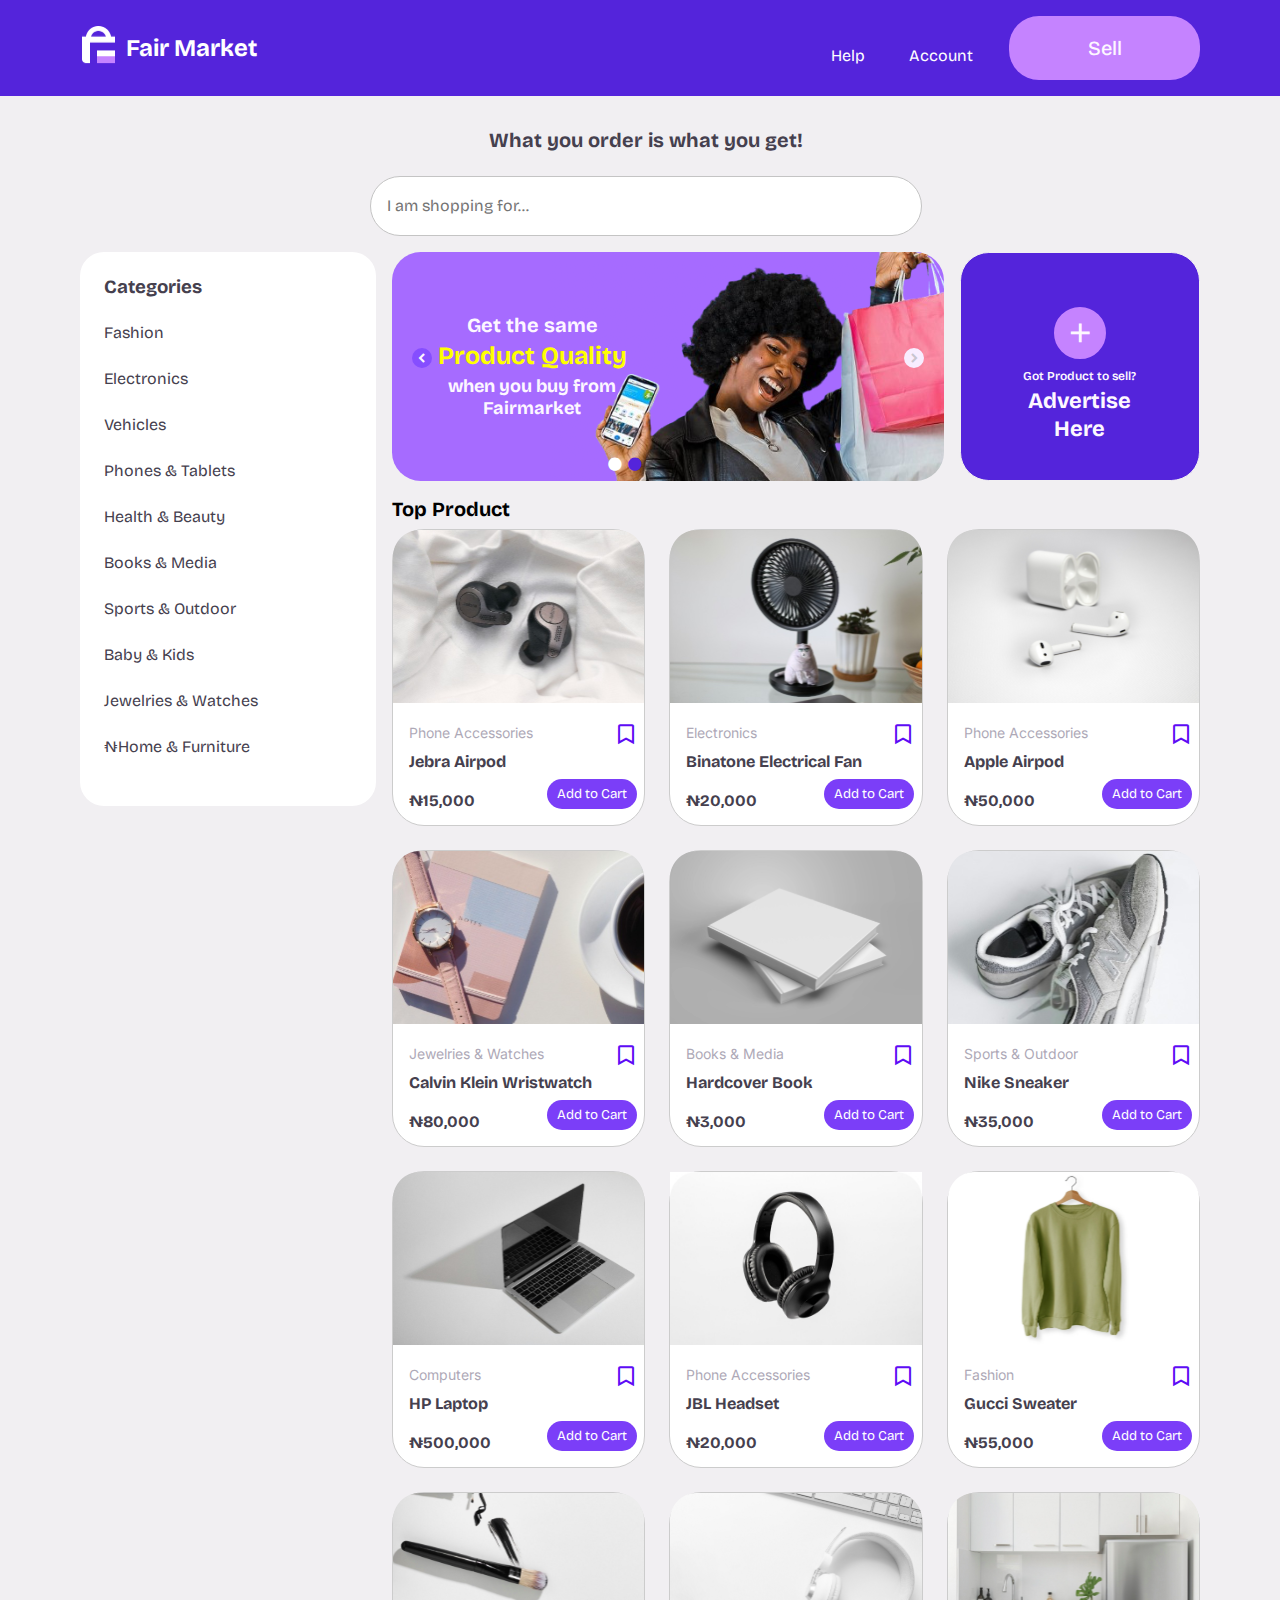
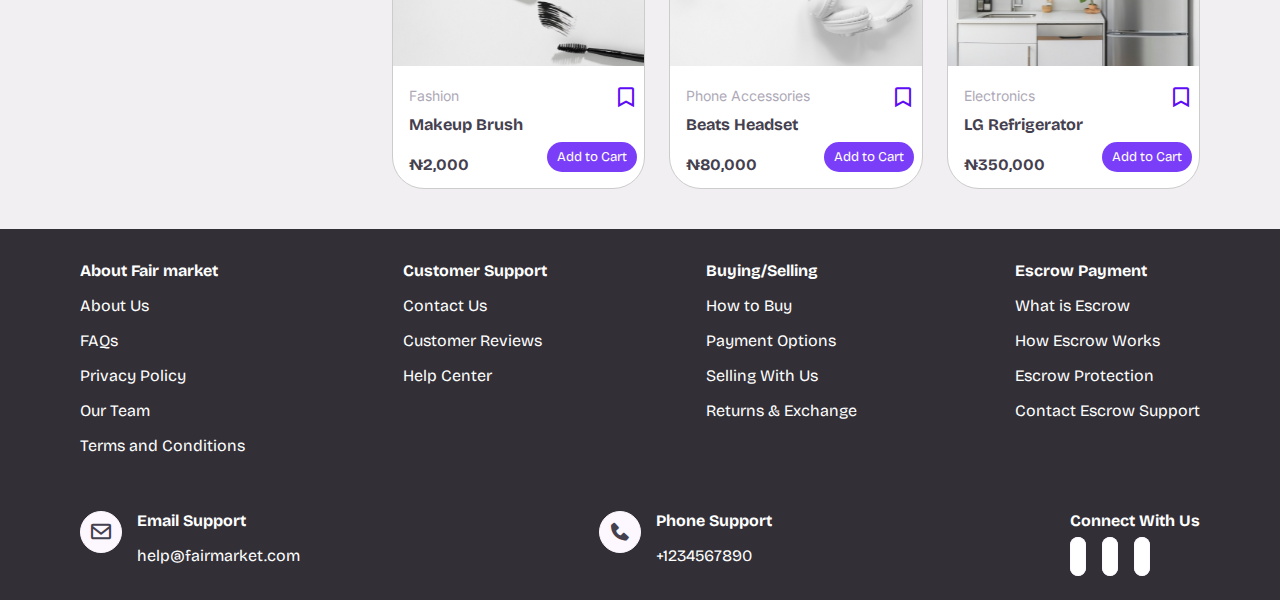
<file: index.html>
<!DOCTYPE html>
<html lang="en">
<head>
    <meta charset="UTF-8">
    <meta name="viewport" content="width=device-width, initial-scale=1.0">
    <title>Fair Market</title>
    <link rel="stylesheet" href="styles.css">

    <link rel="preconnect" href="https://fonts.googleapis.com">
<link rel="preconnect" href="https://fonts.gstatic.com" crossorigin>
<link href="https://fonts.googleapis.com/css2?family=Bricolage+Grotesque:opsz,wght@12..96,200..800&display=swap" rel="stylesheet">

<link rel="preconnect" href="https://fonts.googleapis.com">
<link rel="preconnect" href="https://fonts.gstatic.com" crossorigin>
<link href="https://fonts.googleapis.com/css2?family=Inter:wght@100..900&display=swap" rel="stylesheet">

<link rel="stylesheet" href="https://cdnjs.cloudflare.com/ajax/libs/font-awesome/6.5.2/css/all.min.css" integrity="sha512-SnH5WK+bZxgPHs44uWIX+LLJAJ9/2PkPKZ5QiAj6Ta86w+fsb2TkcmfRyVX3pBnMFcV7oQPJkl9QevSCWr3W6A==" crossorigin="anonymous" referrerpolicy="no-referrer" />

<link rel="stylesheet"
href="https://unpkg.com/boxicons@latest/css/boxicons.min.css">
</head>
<body class="innerContainer">
    <header>
        <nav class="innerContainer navWrapper">
            <div class="logo">
                <div class="logoLink">
                    <a href="#"><img src="../assets/Logopng.png" ></a>
                </div>
                <div class="logoText">Fair Market</div> 
            </div>
            <div class="nav-links">
                <div class="dropdown">
                    <a href="#" class="dropdown-toggle" id="helpDropdown">
                        <i class="fa-regular fa-circle-question"></i> Help <i class="fa-solid fa-angle-down" id="otheriToggle"></i>
                    </a>
                    <div class="dropdown-menu" aria-labelledby="helpDropdown">
                        <a class="dropdown-item" href="#">FAQs</a>
                        <a class="dropdown-item" href="#">Contact Us</a>
                        <a class="dropdown-item" href="#">Returns & Exchanges</a>
                    </div>
                </div>
                <div class="dropdown">
                    <a href="#" class="dropdown-toggle" id="accountDropdown">
                        <i class="fa-regular fa-user"></i> Account <i class="fa-solid fa-angle-down" id="otheriToggle"></i>
                    </a>
                    <div class="dropdown-menu" aria-labelledby="accountDropdown">
                        <a class="dropdown-item" href="#">Login</a>
                        <a class="dropdown-item" href="#">Register</a>
                        <a class="dropdown-item" href="#">My Orders</a>
                        <a class="dropdown-item" href="#">My Profile</a>
                    </div>
                </div>
                <button class="sellBtn">
                    Sell
                </button>
            </div>
        </nav>
      
    </header>
   


    <div class="search-bar-container">
        <h5 class="tagline">What you order is what you get!</h5>
        <div class="search-input">
            <input type="text" placeholder="I am shopping for...">
            <i class="fa fa-search"></i>
        </div>
    </div>

    <main>
        <div class="sidebar">
           <div class="sidebarTwo">
            <h3>Categories</h3>
            <ul>
                <li><a><span>Fashion</span></a></li>
                <li><a><span>Electronics</span></a></li>
                <li><a><span>Vehicles</span></a></li>
                <li><a><span>Phones & Tablets</span></a></li>
                <li><a><span>Health & Beauty</span></a></li>
                <li><a><span>Books & Media</span></a></li>
                <li><a><span>Sports & Outdoor</span></a></li>
                <li><a><span>Baby & Kids</span></a></li>
                <li><a><span>Jewelries & Watches</span></a></li>
                <li><a><span>₦Home & Furniture</span></a></li>
                <!-- Add more categories here -->
            </ul>
           </div>
        </div>
        <!-- <div class="sidebar">
            <h3>Categories</h3>
            <ul>
                <li>Fashion</li>
                <li>Electronics</li>
                <li>Vehicles</li>
                <li>Phones & Tablets</li>
                <li>Health & Beauty</li>
                <li>Books & Media</li>
                <li>Sports & Outdoor</li>
                <li>Baby & Kids</li>
                <li>Jewelry & Watches</li>
                <li>Home & Furniture</li>
                Add more categories here
            </ul>
        </div> -->

        <div class="product-grid">
           <div class="advertCards">
                <div class="promo-banner">
                    <div class="previousSlide">
                        <a href="#" class="previous"><i class='bx bxs-chevron-left'></i></a>
                    </div>
                    <div class="promoText">
                        <h2 >Get the same</h2>
                        <h5>Product Quality</h5>
                        <p>when you buy from<br> Fairmarket</p>
                    </div>
                    <div class="nextSlide">
                        <a href="#" class="next"><i class='bx bxs-chevron-right'></i></a>
                    </div>
                    
                    <div class="ellipse">
                        <a href="#" class="ellipseOne"><i class='bx bxs-circle'></i></a>
                        <a href="#" class="ellipseTwo"><i class='bx bxs-circle'></i></a>
                    </div>
                
                    
                </div>
                <div class="advertise-btn"> 
                   
                    <div class="nextSlides">
                        <a href="#" class="nexts"><i class='bx bx-plus'></i></a>
                    </div>
                    <div class="advText">
                        <p>Got Product to sell?</p>
                        <h4>Advertise <br>Here</h4>
                    </div>
                
                </div>
           </div>
           <div class="top">
            <h4>Top Product</h4>
           </div>
            <div class="product-list">
                <div class="product-card">
                    <div><img src="../assets/jebra.svg" alt="Product Image"></div>
                    <div class="productcardDetails">
                        <a class="bookMark"><i class='bx bx-bookmark'></i></a>
                        <div class="detail">
                            <p class="productCategory">Phone Accessories</p>
                            <h6 class="product-name">Jebra Airpod</h6>
                            <p class="product-price">₦15,000</p>
                        </div>
                       
                        
                        <button class="add-to-cart">Add to Cart</button>
                    </div>
                </div>
                <div class="product-card">
                    <div><img src="../assets/Electrical Fan.svg" alt="Product Image"></div>
                    <div class="productcardDetails">
                        <a class="bookMark"><i class='bx bx-bookmark'></i></a>
                        <div class="detail">
                            <p class="productCategory">Electronics</p>
                            <h6 class="product-name">Binatone Electrical Fan</h6>
                            <p class="product-price">₦20,000</p>
                        </div>
                       
                        
                        <button class="add-to-cart">Add to Cart</button>
                    </div>
                </div>
                <div class="product-card">
                    <div><img src="../assets/Airpods.svg" alt="Product Image"></div>
                    <div class="productcardDetails">
                        <a class="bookMark"><i class='bx bx-bookmark'></i></a>
                        <div class="detail">
                            <p class="productCategory">Phone Accessories</p>
                            <h6 class="product-name">Apple Airpod</h6>
                            <p class="product-price">₦50,000</p>
                        </div>
                       
                        
                        <button class="add-to-cart">Add to Cart</button>
                    </div>
                </div>
                <div class="product-card">
                    <div><img src="../assets/Wrist-watch.svg" alt="Product Image"></div>
                    <div class="productcardDetails">
                        <a class="bookMark"><i class='bx bx-bookmark'></i></a>
                        <div class="detail">
                            <p class="productCategory">Jewelries & Watches</p>
                            <h6 class="product-name">Calvin Klein Wristwatch</h6>
                            <p class="product-price">₦80,000</p>
                        </div>
                       
                        
                        <button class="add-to-cart">Add to Cart</button>
                    </div>
                </div>
                <div class="product-card">
                    <div><img src="../assets/Hardcover Book.svg" alt="Product Image"></div>
                    <div class="productcardDetails">
                        <a class="bookMark"><i class='bx bx-bookmark'></i></a>
                        <div class="detail">
                            <p class="productCategory">Books & Media</p>
                            <h6 class="product-name">Hardcover Book</h6>
                            <p class="product-price">₦3,000</p>
                        </div>
                       
                        
                        <button class="add-to-cart">Add to Cart</button>
                    </div>
                </div>
                <div class="product-card">
                    <div><img src="../assets/Sneaker.svg" alt="Product Image"></div>
                    <div class="productcardDetails">
                        <a class="bookMark"><i class='bx bx-bookmark'></i></a>
                        <div class="detail">
                            <p class="productCategory">Sports & Outdoor</p>
                            <h6 class="product-name">Nike Sneaker</h6>
                            <p class="product-price">₦35,000</p>
                        </div>
                       
                        
                        <button class="add-to-cart">Add to Cart</button>
                    </div>
                </div>
                <div class="product-card">
                    <div><img src="../assets/Laptop.svg" alt="Product Image"></div>
                    <div class="productcardDetails">
                        <a class="bookMark"><i class='bx bx-bookmark'></i></a>
                        <div class="detail">
                            <p class="productCategory">Computers</p>
                            <h6 class="product-name">HP Laptop</h6>
                            <p class="product-price">₦500,000</p>
                        </div>
                       
                        
                        <button class="add-to-cart">Add to Cart</button>
                    </div>
                </div>
                <div class="product-card">
                    <div><img src="../assets/Headset.jpg" alt="Product Image"></div>
                    <div class="productcardDetails">
                        <a class="bookMark"><i class='bx bx-bookmark'></i></a>
                        <div class="detail">
                            <p class="productCategory">Phone Accessories</p>
                            <h6 class="product-name">JBL Headset</h6>
                            <p class="product-price">₦20,000</p>
                        </div>
                       
                        
                        <button class="add-to-cart">Add to Cart</button>
                    </div>
                </div>
                <div class="product-card">
                    <div><img src="../assets/Sweater.svg" alt="Product Image"></div>
                    <div class="productcardDetails">
                        <a class="bookMark"><i class='bx bx-bookmark'></i></a>
                        <div class="detail">
                            <p class="productCategory">Fashion</p>
                            <h6 class="product-name">Gucci Sweater</h6>
                            <p class="product-price">₦55,000</p>
                        </div>
                       
                        
                        <button class="add-to-cart">Add to Cart</button>
                    </div>
                </div>
                <div class="product-card">
                    <div><img src="../assets/Makeup brush.svg" alt="Product Image"></div>
                    <div class="productcardDetails">
                        <a class="bookMark"><i class='bx bx-bookmark'></i></a>
                        <div class="detail">
                            <p class="productCategory">Fashion</p>
                            <h6 class="product-name">Makeup Brush</h6>
                            <p class="product-price">₦2,000</p>
                        </div>
                       
                        
                        <button class="add-to-cart">Add to Cart</button>
                    </div>
                </div>
                <div class="product-card">
                    <div><img src="../assets/White Headset.svg" alt="Product Image"></div>
                    <div class="productcardDetails">
                        <a class="bookMark"><i class='bx bx-bookmark'></i></a>
                        <div class="detail">
                            <p class="productCategory">Phone Accessories</p>
                            <h6 class="product-name">Beats Headset</h6>
                            <p class="product-price">₦80,000</p>
                        </div>
                       
                        
                        <button class="add-to-cart">Add to Cart</button>
                    </div>
                </div>
                <div class="product-card">
                    <div><img src="../assets/Refrigerator.svg" alt="Product Image"></div>
                    <div class="productcardDetails">
                        <a class="bookMark"><i class='bx bx-bookmark'></i></a>
                        <div class="detail">
                            <p class="productCategory">Electronics</p>
                            <h6 class="product-name">LG Refrigerator</h6>
                            <p class="product-price">₦350,000</p>
                        </div>
                       
                        
                        <button class="add-to-cart">Add to Cart</button>
                    </div>
                </div>
                
                <!-- Add more product cards here -->
            </div>

            <div class="product-list">
                <!-- <div class="product-card"> -->
                    <!-- <img src="../assets/Wrist-watch.svg" alt="Product Image"> -->
                    <!-- <a class="bookMark"><i class='bx bx-bookmark'></i></a> -->
                    <!-- <p class="productCategory">Electronics</p> -->
                    <!-- <h3 class="product-name">Product Name</h3> -->
                    <!-- <p class="product-price">Price: $9</p> -->
                    <!-- <button class="add-to-cart">Add to Cart</button> -->
                <!-- </div> -->
                
                <!-- Add more product cards here -->
            </div>
        </div>
    </main>
    
    <!-- Login/Signup Form
    <div id="login-modal" class="modal">
        <div class="modal-content">
            <span class="close-btn">&times;</span>
            <h2>Login/Signup</h2>
            <form id="login-form">
                <input type="email" placeholder="Email" required>
                <input type="password" placeholder="Password" required>
                <button type="submit">Login</button>
            </form>
            <p>Don't have an account? <a href="#" id="signup-link">Sign up</a></p>
        </div>
    </div> -->

    <!-- Contact Form
    <div id="contact-modal" class="modal">
        <div class="modal-content">
            <span class="close-btn">&times;</span>
            <h2>Contact Us</h2>
            <form id="contact-form">
                <input type="text" placeholder="Name" required>
                <input type="email" placeholder="Email" required>
                <textarea placeholder="Message" required></textarea>
                <button type="submit">Submit</button>
            </form>
        </div>
    </div> -->

    <footer>
        <div class="footer-links">
            <div class="link-group">
                <h4>About Fair market</h4>
                <ul>
                    <li><a href="#">About Us</a></li>
                    <li><a href="#">FAQs</a></li>
                    <li><a href="#">Privacy Policy</a></li>
                    <li><a href="#">Our Team</a></li>
                    <li><a href="#">Terms and Conditions</a></li>
                </ul>
            </div>
            <div class="link-group">
                <h4>Customer Support</h4>
                <ul>
                    <li><a href="#">Contact Us</a></li>
                    <li><a href="#">Customer Reviews</a></li>
                    <li><a href="#">Help Center</a></li>
                </ul>
            </div>
            <div class="link-group">
                <h4>Buying/Selling</h4>
                <ul>
                    <li><a href="#">How to Buy</a></li>
                    <li><a href="#">Payment Options</a></li>
                    <li><a href="#">Selling With Us</a></li>
                    <li><a href="#">Returns & Exchange</a></li>
                </ul>
            </div>
            <div class="link-group">
                <h4>Escrow Payment</h4>
                <ul>
                    <li><a href="#">What is Escrow</a></li>
                    <li><a href="#">How Escrow Works</a></li>
                    <li><a href="#">Escrow Protection</a></li>
                    <li><a href="#">Contact Escrow Support</a></li>
                </ul>
            </div>
            <!-- Add more link groups here -->
        </div>
        <div class="footerSupportLinks">
            <!-- <div class="footer-support">
                
            </div> -->
            <div class="email-support">
                <div>
                    <a><i class='bx bx-envelope'></i></a>
                </div>
                <div>
                    <h4>Email Support</h4>
                    <a href="mailto:help@Fairmarket.com">help@fairmarket.com</a>
                </div>
            </div>
            <div class="phone-support">
                <div>
                    <a><i class='bx bxs-phone'></i></a>
                </div>
                <div>
                    <h4>Phone Support</h4>
                    <a href="tel:+1234567890">+1234567890</a>
                </div>  
            </div>
            <div class="social-links">
                <h4>Connect With Us</h4>
                <div class="socialIcon">
                    <div><a href="#"><i class="fa-brands fa-x-twitter"></i></a></div>
                    <div><a href="#"><i class="fa-brands fa-instagram"></i></a></div>
                    <div><a href="#"><i class="fa-brands fa-linkedin-in"></i></a></div>
                </div>
  
            </div>
        </div>
    </footer>

    <script src="app.js"></script>
</body>
</html>
</file>
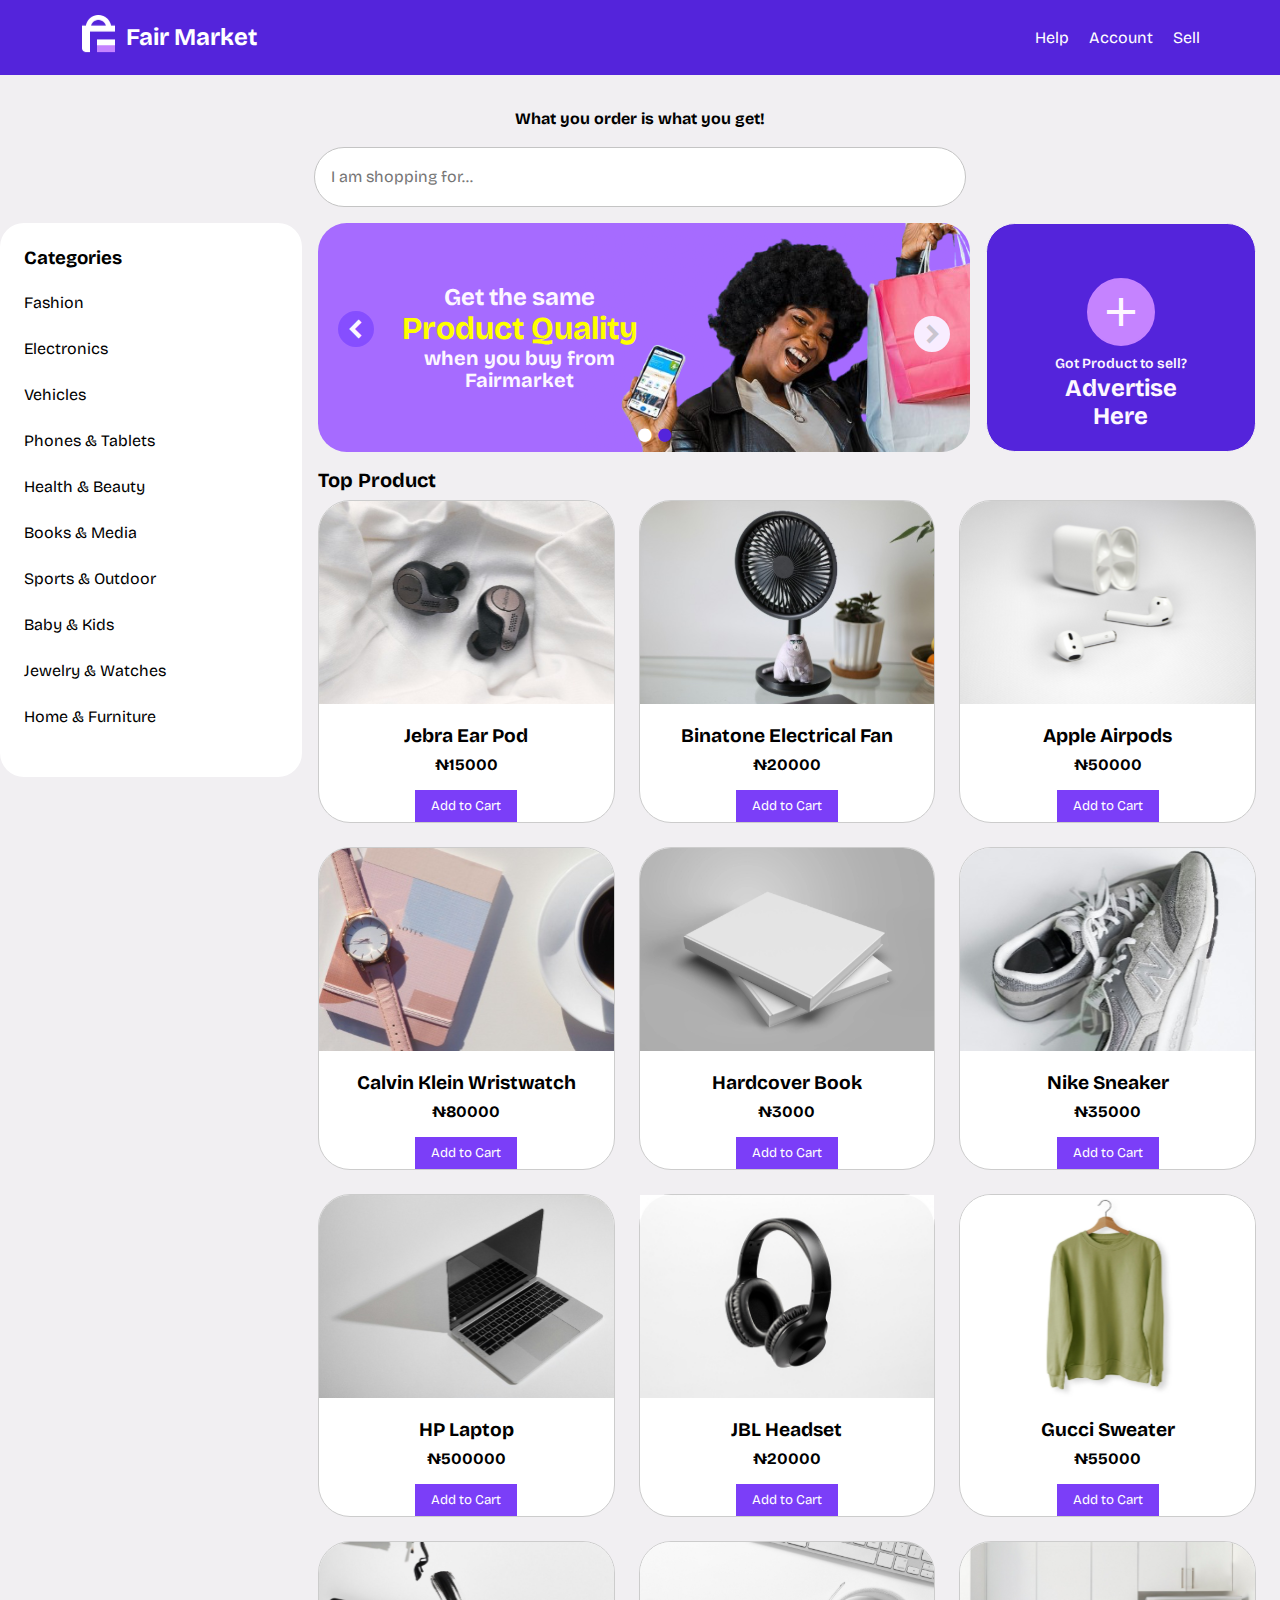
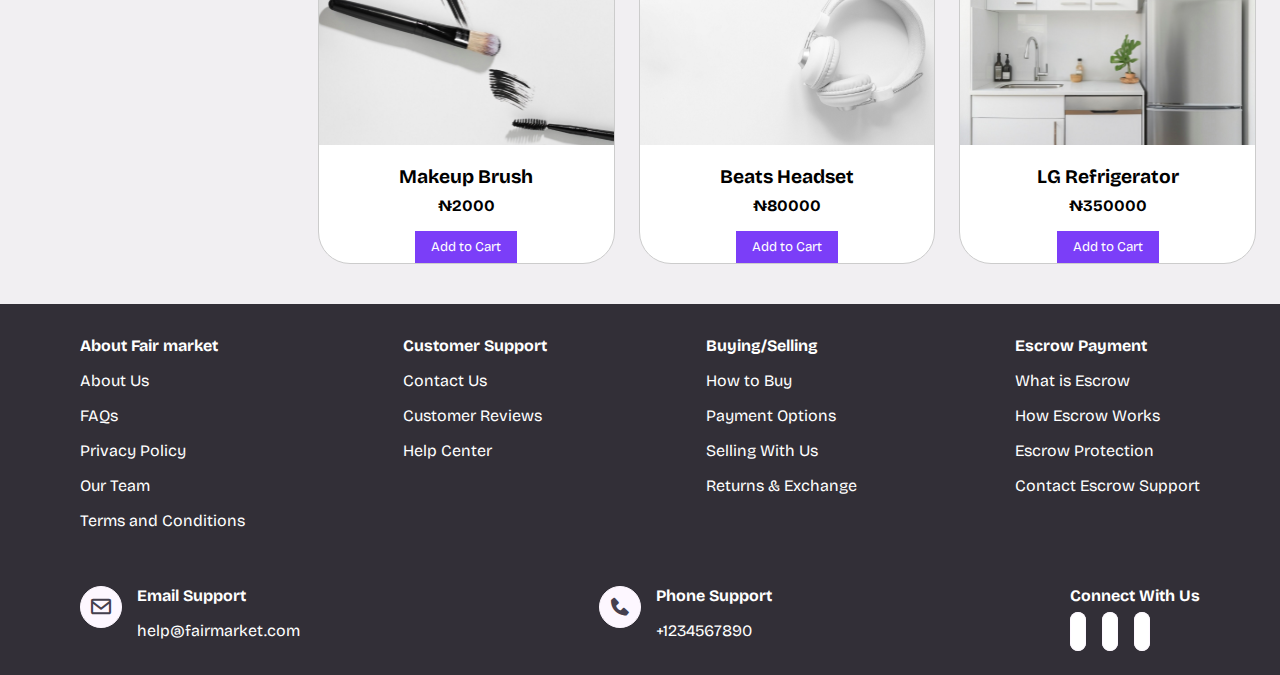
<file: html/index.html>
<!DOCTYPE html>
<html lang="en">
<head>
    <meta charset="UTF-8">
    <meta name="viewport" content="width=device-width, initial-scale=1.0">
    <title>Fair Market</title>
    <link rel="stylesheet" href="../css/styles.css">

    <link rel="preconnect" href="https://fonts.googleapis.com">
<link rel="preconnect" href="https://fonts.gstatic.com" crossorigin>
<link href="https://fonts.googleapis.com/css2?family=Bricolage+Grotesque:opsz,wght@12..96,200..800&display=swap" rel="stylesheet">

<link rel="stylesheet" href="https://cdnjs.cloudflare.com/ajax/libs/font-awesome/6.5.2/css/all.min.css" integrity="sha512-SnH5WK+bZxgPHs44uWIX+LLJAJ9/2PkPKZ5QiAj6Ta86w+fsb2TkcmfRyVX3pBnMFcV7oQPJkl9QevSCWr3W6A==" crossorigin="anonymous" referrerpolicy="no-referrer" />

<link rel="stylesheet"
href="https://unpkg.com/boxicons@latest/css/boxicons.min.css">
</head>
<body class="innerContainer">
    <header>
        <nav class="innerContainer navWrapper">
            <div class="logo">
                <div class="logoLink">
                    <a href="#"><img src="../assets/Logopng.png" ></a>
                </div>
                <div class="logoText">Fair Market</div> 
            </div>
            <div class="nav-links">
                <a href="#">Help</a>
                <a href="#">Account</a>
                <a href="#">Sell</a>
            </div>
        </nav>
        
    </header>
    <!-- <header>
        <nav>
            <div class="logo">Fair Market</div>
            <div class="nav-links">
                <div class="dropdown">
                    <a href="#" class="dropdown-toggle" id="helpDropdown">
                        <i class="fa fa-question-circle"></i> Help <i class="fa fa-caret-down"></i>
                    </a>
                    <div class="dropdown-menu" aria-labelledby="helpDropdown">
                        <a class="dropdown-item" href="#">FAQs</a>
                        <a class="dropdown-item" href="#">Contact Us</a>
                        <a class="dropdown-item" href="#">Returns & Exchanges</a>
                    </div>
                </div>
                <div class="dropdown">
                    <a href="#" class="dropdown-toggle" id="accountDropdown">
                        <i class="fa fa-user"></i> Account <i class="fa fa-caret-down"></i>
                    </a>
                    <div class="dropdown-menu" aria-labelledby="accountDropdown">
                        <a class="dropdown-item" href="#">Login</a>
                        <a class="dropdown-item" href="#">Register</a>
                        <a class="dropdown-item" href="#">My Orders</a>
                        <a class="dropdown-item" href="#">My Profile</a>
                    </div>
                </div>
                <a href="#">Sell</a>
            </div>
        </nav>
      
    </header> -->
   


    <div class="search-bar-container">
        <p class="tagline">What you order is what you get!</p>
        <div class="search-input">
            <input type="text" placeholder="I am shopping for...">
            <i class="fa fa-search"></i>
        </div>
    </div>

    <main>
        <div class="sidebar">
           <div class="sidebarTwo">
            <h3>Categories</h3>
            <ul>
                <li><a><span>Fashion</span></a></li>
                <li><a><span>Electronics</span></a></li>
                <li><a><span>Vehicles</span></a></li>
                <li><a><span>Phones & Tablets</span></a></li>
                <li><a><span>Health & Beauty</span></a></li>
                <li><a><span>Books & Media</span></a></li>
                <li><a><span>Sports & Outdoor</span></a></li>
                <li><a><span>Baby & Kids</span></a></li>
                <li><a><span>Jewelry & Watches</span></a></li>
                <li><a><span>Home & Furniture</span></a></li>
                <!-- Add more categories here -->
            </ul>
           </div>
        </div>
        <!-- <div class="sidebar">
            <h3>Categories</h3>
            <ul>
                <li>Fashion</li>
                <li>Electronics</li>
                <li>Vehicles</li>
                <li>Phones & Tablets</li>
                <li>Health & Beauty</li>
                <li>Books & Media</li>
                <li>Sports & Outdoor</li>
                <li>Baby & Kids</li>
                <li>Jewelry & Watches</li>
                <li>Home & Furniture</li>
                Add more categories here
            </ul>
        </div> -->

        <div class="product-grid">
           <div class="advertCards">
                <div class="promo-banner">
                    <div class="previousSlide">
                        <a href="#" class="previous"><i class='bx bxs-chevron-left'></i></a>
                    </div>
                    <div class="promoText">
                        <h2 >Get the same</h2>
                        <h5>Product Quality</h5>
                        <p>when you buy from Fairmarket</p>
                    </div>
                    <div class="nextSlide">
                        <a href="#" class="next"><i class='bx bxs-chevron-right'></i></a>
                    </div>
                    
                    <div class="ellipse">
                        <a href="#" class="ellipseOne"><i class='bx bxs-circle'></i></a>
                        <a href="#" class="ellipseTwo"><i class='bx bxs-circle'></i></a>
                    </div>
                
                    
                </div>
                <div class="advertise-btn"> 
                   
                    <div class="nextSlides">
                        <a href="#" class="nexts"><i class='bx bx-plus'></i></a>
                    </div>
                    <div class="advText">
                        <p>Got Product to sell?</p>
                        <h4>Advertise <br>Here</h4>
                    </div>
                
                </div>
           </div>
           <div class="top">
            <h4>Top Product</h4>
           </div>
            <!-- <div class="product-list">
                <div class="product-card">
                    <div><img src="../assets/Wrist-watch.svg" alt="Product Image"></div>
                    <div class="productcardDetails">
                        <a class="bookMark"><i class='bx bx-bookmark'></i></a>
                        <div class="detail">
                            <p class="product-category">Electronics</p>
                            <h6 class="product-name">Product Name</h6>
                            <p class="product-price">$99.99</p>
                        </div>
                       
                        
                        <button class="add-to-cart">Add to Cart</button>
                    </div>
                </div>
                
                Add more product cards here
            </div> -->

            <div class="product-list">
                <!-- <div class="product-card">
                    <img src="../assets/Wrist-watch.svg" alt="Product Image">
                    <h3 class="product-name">Product Name</h3>
                    <p class="product-price">Price: $9</p>
                    <button class="add-to-cart">Add to Cart</button>
                </div> -->
                
                <!-- Add more product cards here -->
            </div>
        </div>
    </main>
    
    <!-- Login/Signup Form -->
    <div id="login-modal" class="modal">
        <div class="modal-content">
            <span class="close-btn">&times;</span>
            <h2>Login/Signup</h2>
            <form id="login-form">
                <input type="email" placeholder="Email" required>
                <input type="password" placeholder="Password" required>
                <button type="submit">Login</button>
            </form>
            <p>Don't have an account? <a href="#" id="signup-link">Sign up</a></p>
        </div>
    </div>

    <!-- Contact Form -->
    <div id="contact-modal" class="modal">
        <div class="modal-content">
            <span class="close-btn">&times;</span>
            <h2>Contact Us</h2>
            <form id="contact-form">
                <input type="text" placeholder="Name" required>
                <input type="email" placeholder="Email" required>
                <textarea placeholder="Message" required></textarea>
                <button type="submit">Submit</button>
            </form>
        </div>
    </div>

    <footer>
        <div class="footer-links">
            <div class="link-group">
                <h4>About Fair market</h4>
                <ul>
                    <li><a href="#">About Us</a></li>
                    <li><a href="#">FAQs</a></li>
                    <li><a href="#">Privacy Policy</a></li>
                    <li><a href="#">Our Team</a></li>
                    <li><a href="#">Terms and Conditions</a></li>
                </ul>
            </div>
            <div class="link-group">
                <h4>Customer Support</h4>
                <ul>
                    <li><a href="#">Contact Us</a></li>
                    <li><a href="#">Customer Reviews</a></li>
                    <li><a href="#">Help Center</a></li>
                </ul>
            </div>
            <div class="link-group">
                <h4>Buying/Selling</h4>
                <ul>
                    <li><a href="#">How to Buy</a></li>
                    <li><a href="#">Payment Options</a></li>
                    <li><a href="#">Selling With Us</a></li>
                    <li><a href="#">Returns & Exchange</a></li>
                </ul>
            </div>
            <div class="link-group">
                <h4>Escrow Payment</h4>
                <ul>
                    <li><a href="#">What is Escrow</a></li>
                    <li><a href="#">How Escrow Works</a></li>
                    <li><a href="#">Escrow Protection</a></li>
                    <li><a href="#">Contact Escrow Support</a></li>
                </ul>
            </div>
            <!-- Add more link groups here -->
        </div>
        <div class="footerSupportLinks">
            <!-- <div class="footer-support">
                
            </div> -->
            <div class="email-support">
                <div>
                    <a><i class='bx bx-envelope'></i></a>
                </div>
                <div>
                    <h4>Email Support</h4>
                    <a href="mailto:help@Fairmarket.com">help@fairmarket.com</a>
                </div>
            </div>
            <div class="phone-support">
                <div>
                    <a><i class='bx bxs-phone'></i></a>
                </div>
                <div>
                    <h4>Phone Support</h4>
                    <a href="tel:+1234567890">+1234567890</a>
                </div>  
            </div>
            <div class="social-links">
                <h4>Connect With Us</h4>
                <div class="socialIcon">
                    <div><a href="#"><i class="fa-brands fa-x-twitter"></i></a></div>
                    <div><a href="#"><i class="fa-brands fa-instagram"></i></a></div>
                    <div><a href="#"><i class="fa-brands fa-linkedin-in"></i></a></div>
                </div>
  
            </div>
        </div>
    </footer>

    <script src="../javascript/app.js"></script>
</body>
</html>
</file>
<file: styles.css>
/* Reset styles */
* {
    margin: 0;
    padding: 0;
    box-sizing: border-box;
    scroll-behavior: smooth;
    font-family: "Bricolage Grotesque", sans-serif;
    /* font-family: "Inter", sans-serif; */
    list-style: none;
    text-decoration: none;
}

.innerContainer{
    max-width: 1283px;
    margin-right: auto;
    margin-left:auto;
    
}

body {
    background: #F1EFF2;
    max-width:1283px;
    margin:0 auto;
    
}

/* Header styles */


.navWrapper {
    
    background-color: #5424DB;
    color: #fff;
    padding: 16px 80px 16px 80px;
    display: flex;
    justify-content: space-between;
    align-items: center;
    /* height: 88px; */
}

.logo {
    font-size: 1.5rem;
    font-weight: bold;
    display: flex;
    justify-content: space-between;
    align-items: center;
    gap:8px;
    width: 184px;
    height: 43px;
 
}

.logo img{
    width:38px;
    height: 43px;
}

.logoText{
    width:138px;
    height: 19px;
    line-height: 19px;
}


.nav-links  {
    color: #fff;
    text-decoration: none;
    margin-left: 1rem;
}


.dropdown {
    position: relative;
    display: inline-block;
}

.dropdown-toggle {
    color: #fff;
    text-decoration: none;
    margin-left: 1rem;
   
    display: flex;
    align-items: center;
}

.dropdown-toggle i {
    margin-right: 0.5rem;
}

#otheriToggle{
    margin-left: 0.5rem;
}

.dropdown-menu {
    display: none;
    position: absolute;
    background-color: #f9f9f9;
    min-width: 160px;
    box-shadow: 0px 8px 16px 0px rgba(0,0,0,0.2);
    z-index: 1;
}

.dropdown-menu a {
    color: #333;
    padding: 0.5rem 1rem;
    text-decoration: none;
    display: block;
}

.dropdown-menu a:hover {
    background-color: #ddd;
}

.dropdown:hover .dropdown-menu {
    display: block;
}

.sellBtn{
width: 191px;
height: 64px;
padding: 20px 24px 20px 24px;
margin-left:16px;
border-radius: 30px;
background:#C583FF;
border:none;
color: #FDF7FF;

font-size: 20px;
font-weight: 500;
line-height: 24.2px;
text-align: center;


}

.search-bar-container {
    text-align: center;
    /* position:absolute; */
    /* padding: 2rem 0 0; */
    /* display:flex; */
    margin-left:370px;
    margin-top: 32px;
    /* gap: 24px; */
    /* align-items:center; */
    /* justify-content:center; */
    /* flex-direction:column; */
    width:552px;
    /* background:#f60707; */
    color: #C4C4C4;
    height:108px;
}

.tagline {
    font-size: 1.25rem;
    margin-bottom: 1.5rem;
    font-weight:700;
    line-height: 24px;
    color: #45404E;

    /* margin-left: 9rem; */
}

.search-input{
    width:552px;
    background:#FFFFFF;
    height:60px;
    border-radius: 2.5rem;
    display: flex;
    align-items: center;
    justify-content: space-between;
    padding: 24px 16px 24px 16px; 
    border: 1.5px solid #C4C4C4;
}

.search-input input { 
    width: 100%;
    background:none;
    border: none;
    outline:none;
    font-size: 16px;
    font-weight: 400;
    color: #AEA9B7;
    line-height: 22.4px;    
}

.search-input i:hover{
    color:#5424DB;
    cursor: pointer;
} 

/* Main content styles */
main {
    display: flex;
    padding: 1rem 0rem 2.5rem 0rem;
    gap:1rem;
    /* width:1283px; */
    /* flex-shrink:0; */



}

.sidebar {
    width: 302px;
    height: 554px;
    margin-left:5rem;
    background: #FFFFFF;
    /* top: 259px; */
    /* left: 80px;  */
    padding: 12px 0px 12px 0px;
    /* gap: 0px; */
    border-radius: 24px;
    /* flex:1;  */
    /* flex-shrink:0; */
}

/* .sidebarTwo{
    width: 302px;
} */

.sidebar h3 {
    /* margin-bottom: 1rem; */
    padding: 12px 24px 12px 24px;
    color: #45404E;

}

.sidebar ul {
    list-style-type: none;
    display:flex;
    flex-direction: column;
    /* gap:1rem; */
    font-family: "Inter", sans-serif;
    font-size: 16px;
    font-weight: 400;
    line-height: 22.4px;
    text-align: left;
    color: #45404E;



    /* width: 302px; */
/* height: 46px; */
/* padding: 12px 24px 12px 24px;  */


    
}

.sidebar li{
    padding: 12px 24px 12px 24px;
       width: 100%;
height: 46px;
}



.product-grid {
    flex: 1;
    padding-right:5rem;
}

.advertCards{
    display: flex;
    gap: 16px;
}

.promo-banner {
    background-color:#A66BFF;
    color: #FDF7FF; /*#fff */
    position: relative;
    background-image: url("../assets/Top-Online-Escrow-Services-in-2023-removebg-preview 1.svg");
    background-repeat: no-repeat;
    background-position: right;
    /* background-size: 80%; */
    /* background-position-x: right;
    background-position-y:bottom; */
    /* padding: 1rem; */
    margin-bottom: 1rem;
    width: 552px;
    height: 229px;
    /* top: 259px;
    left: 407px; */
    border-radius: 1.8rem;
    display: flex;
   

}

.previousSlide{
    position: absolute;
    top:6rem;
    left:1.26rem;
}

.previous i{

    font-size:1rem;
    color: #FDF7FF;
    border: 2px solid #864EFF;
    background: #864EFF;
    border-radius: 40px;

}

.nextSlide{
    position: absolute;
    top:6rem;
    right:1.26rem;
}

.next i{

    font-size:1rem;
    color: #C9C5CF;
    border: 2px solid #F8EDFF;
    background:#F8EDFF;
    border-radius: 40px;

}

.ellipse{
    position: absolute;
    top: 204px;
    left:215px;
    gap: 8px;

}

.ellipseOne {
    
    color: #FFFFFF;
    font-size:1rem;
    
    
}

.ellipseTwo {
  
    color: #5424DB;
    font-size:1rem;
}

.promoText {
    width: 200px;
    height: 106px;
    margin-top: 60px;
    margin-left: 40px;
}

.promoText h2{
font-size: 20px;
font-weight: 700;
line-height: 26.88px;
text-align: center;

}

.promoText h5{
    
    font-size: 25px;
    font-weight: 700;
    line-height: 35.84px;
    text-align: center;
    color:#ffff00;

}

.promoText p{
    
font-size: 18px;
font-weight: 700;
line-height: 22.4px;
text-align: center;

}

/* .promo-banner img{
    width: 500px;
    height: 229px;
    margin-left: 169px;
    margin-bottom:259px;
    /* position: absolute; 


} */

.advertise-btn {
    background: #5424DB;
    border: 1px solid #F1EFF2;
    border-radius: 1.8rem;
    position: relative;
    display: flex;
    flex-direction: column;
    align-items:center;
    gap:8px;
    margin-bottom: 1rem;
    cursor: pointer;
    width: 240px;
    height: 229px;
    padding: 54px 49px 24px 48px; 
    
}


/* .nextSlides{
    position: absolute;
    top:3rem;
    left:7rem;
} */

.nexts i{
    padding:8px;
    font-size:2rem;
    color: #FDF7FF; 
    border: 2px solid #C583FF; 
    background: #C583FF; 
    border-radius: 100px;
    /* width:56px;
    height:56px; */
} 

/* .advText{
width: 173px;
height: 83px;
gap: 5px;
position: absolute;
top:7rem;
left:3rem;

} */

.advText p{
font-size: 12px;
font-weight: 600;
line-height: 19.6px;
text-align: center;
color: #FDF7FF;
}

.advText h4{
font-size: 22px;
font-weight: 700;
line-height: 28.8px;
text-align: center;
color: #FDF7FF;
}

.top{
font-size: 20px;
font-weight: 700;
line-height: 24px;
text-align: left;
margin-bottom:0.5rem;

}
.product-list {
    display: grid;
    grid-template-columns: repeat(auto-fit, minmax(250px, 1fr));
    /* grid-template-columns: 302px 302px 302px; */
    gap: 1.5rem;
    /* display:flex;
    flex-wrap:wrap;
    gap:24px; */
    
    
}

.product-card {
    border: 1px solid #ccc;
    padding: 0rem 0rem 1rem 0rem;
    text-align: left;
    transition: box-shadow 0.3s ease;
    border-radius:32px;
    background-color:#FFFFFF;
    position:relative;
    

 
/* padding: 0px 0px 16px 0px; */
}







/* .product-name {
    font-size: 1.2rem;
    margin-bottom: 0.5rem;
} */

/* .product-price {
    font-weight: bold;
    margin-bottom: 1rem;
} */
/* 
.add-to-cart {
    background-color: #7b3ef8;
    color: #fff;
    border: none;
    border-radius:10px;
    padding: 0.5rem 1rem;
    cursor: pointer;
    transition: background-color 0.3s ease;
} */

.productcardDetails{
    display:flex;
    position:relative;
   /* background:#f80404; */
    width: 260px; 
height: 86px;
padding: 0px 0px 0px 16px;
gap: 15px; 
opacity: 0px; 
}

.bookMark{
    position:absolute;
    top:0;
    right:15px;
    font-size:1.5rem;
    color: #5e0cf5;
}

/* .detail{
    display:flex;
    flex-direction:column;
} */

.productCategory{
    font-family: Inter;
    font-size: 14px;
    font-weight: 400;
    line-height: 19.6px;
    text-align: left;
    color:#AEA9B7;
    margin-bottom:0.5rem;

}

.product-card:hover {
    box-shadow: 0 0 10px rgba(0, 0, 0, 0.2);
}

.product-card img {
    max-width: 100%;
    height: auto;
    margin-bottom: 1rem;
    /* width: 302px; */
/* height: 208px; */

/* border-radius: 32px 32px 0px 0px; */


    
}

.product-name {
    font-size: 1.0125rem;
    margin-bottom: 1rem;
    font-weight: 700;
    line-height: 22.6px;
    text-align: left;
    color:#45404E

}

.product-price {
    /* margin-bottom: 1rem; */
    font-size: 1rem;
    font-weight: 700;
    line-height: 24px;
    text-align: left;
    color:#45404E


}

.add-to-cart {
    background-color: #7b3ef8;
    color: #fff;
    border: none;
    padding: 0.5rem 1rem;
    cursor: pointer;
    transition: background-color 0.3s ease;

    width: 90px;
    height: 30px;
    padding: 4px 8px 4px 8px;
    gap: 4px;
    border-radius: 32px;

    position:absolute;
    bottom:0;
    right:16px;

}

.add-to-cart:hover {
    background-color: #6a2be8;
}

/* Modal styles */
.modal {
    display: none;
    position: fixed;
    z-index: 1;
    left: 0;
    top: 0;
    width: 100%;
    height: 100%;
    overflow: auto;
    background-color: rgba(0, 0, 0, 0.4);
}

.modal-content {
    background-color: #fefefe;
    margin: 15% auto;
    padding: 20px;
    border: 1px solid #888;
    width: 30%;
}

.close-btn {
    color: #aaa;
    float: right;
    font-size: 28px;
    font-weight: bold;
}

.close-btn:hover,
.close-btn:focus {
    color: black;
    text-decoration: none;
    cursor: pointer;
}

/* Form styles */
/* form input,
form textarea {
    width: 100%;
    padding: 12px 20px;
    margin: 8px 0;
    display: inline-block;
    border: 1px solid #ccc;
    border-radius: 4px;
    box-sizing: border-box;
} */

form button {
    background-color: #7b3ef8;
    color: white;
    padding: 14px 20px;
    margin: 8px 0;
    border: none;
    border-radius: 4px;
    cursor: pointer;
}

form button:hover {
    background-color: #6a2be8;
}

/* Styles for small screens (up to 576px) */
/* @media (max-width: 576px) {
    header {
        flex-direction: column;
        align-items: flex-start;
    }

    .nav-links {
        margin-top: 1rem;
    }

    .search-bar input {
        max-width: 100%;
    }

    main {
        flex-direction: column;
    }

    .sidebar {
        width: 100%;
        margin-right: 0;
        margin-bottom: 1rem;
    }

    .product-grid {
        flex-direction: column;
    }

    .promo-banner {
        margin-bottom: 0.5rem;
    }

    .product-list {
        grid-template-columns: repeat(auto-fit, minmax(150px, 1fr));
    }

    footer {
        flex-direction: column;
        align-items: flex-start;
    }

    .footer-links {
        flex-wrap: wrap;
    }

    .link-group {
        width: 50%;
        margin-bottom: 1rem;
    }

    .footer-support {
        text-align: left;
        margin-bottom: 1rem;
    }
} */

/* Styles for medium screens (577px to 992px) */
/* @media (min-width: 577px) and (max-width: 992px) {
    .sidebar {
        width: 200px;
    }

    .product-list {
        grid-template-columns: repeat(auto-fit, minmax(200px, 1fr));
    }

    .footer-links {
        flex-wrap: nowrap;
    }

    .link-group {
        width: auto;
        margin-right: 2rem;
    }
} */

/* Styles for large screens (993px and above) */
/* @media (min-width: 993px) {
    .product-list {
        grid-template-columns: repeat(auto-fit, minmax(250px, 1fr));
    }
} */

/* Footer styles */
footer {
    
    /* height: 443px; */
    background: #322F37;
    padding: 32px 80px 32px 80px;
}

.footer-links {
    display: flex;
    justify-content: space-between;
    align-items:flex-start;
    /* width: 1,283px;
    height: 221px; */
    /* gap: 93px;  */
}

/* .footer-links li{
gap:15px;
} */

.footerSupportLinks {
    display: flex;
    justify-content:space-between;
    align-items: flex-start;
    margin-top: 48px;
    /* width: 1,283px; */
    /* height: 94px; */
    padding: 8px 0px 0px 0px;
    /* background:#fc0808; */
    
}

/* .link-group {
    margin-right: 2rem;
} */

.link-group h4 {
    margin-bottom: 1rem;
    color: #FFFFFF;

}

.link-group li{
    margin-top:1rem;
}

.link-group li a{
    color: #FFFFFF;
  
    text-decoration:none;
}

/* .footer-support {
    text-align: center;
} */

.email-support{
    display: flex;
    gap:15px;
}

.email-support  h4  {
    margin-bottom: 1rem;
    color:#FFFFFF;
    
}

.email-support a{
    color: #FFFFFF;
    
}

.email-support i{
padding: 8px;
border-radius: 50%;
background: #FDF7FF; 
border:1px solid#FDF7FF;
color:#45404E;
font-size: 1.5rem;

}

/* .nextSlides{
    position: absolute;
    top:3rem;
    left:7rem;
}

.nexts i{

    font-size:3rem;
    color: #FDF7FF; 
    border: 2px solid #C583FF; 
    background: #C583FF; 
    border-radius: 100px;
    width:56px;
    height:56px;
}  */

.phone-support{
    display: flex;
    gap:15px;
}
.phone-support h4 {
    margin-bottom: 1rem;
    color:#FFFFFF;
}

.phone-support a{
    color: #FFFFFF;
}

.phone-support i{
    padding: 8px;
    border-radius: 50%;
    background: #FDF7FF; 
    border:1px solid#FDF7FF;
    color:#45404E;
    font-size: 1.5rem;
    
    }

.social-links {
    display: flex;
    flex-direction: column;
    /* align-items:center; */
    gap: 15px;
   
}

.social-links a {
    color: #333;
    margin-right: 1rem;
    font-size: 1.2rem;
    padding: 7px;
    border-radius: 50px;
    background: #FFFFFF;
    border:1px solid#FDF7FF;
    color:#111111;
    /* width: 40px;
    height: 40px; */


}

.social-links h4{
    color:#FFFFFF;
}

.socialIcon{
    display: flex;
    
}
</file>
<file: css/styles.css>
/* Reset styles */
* {
    margin: 0;
    padding: 0;
    box-sizing: border-box;
    scroll-behavior: smooth;
    font-family: "Bricolage Grotesque", sans-serif;
    list-style: none;
    text-decoration: none;
}

/* .innerContainer{
    width: 100%;
    max-width: 1283px;
    margin: 0 auto;
    
} */

body {
    background: #F1EFF2;
    max-width:1283px;
    margin:0 auto;
    
}

/* Header styles */

.navWrapper {
    
    background-color: #5424DB;
    color: #fff;
    padding: 16px 80px 16px 80px;
    display: flex;
    justify-content: space-between;
    align-items: center;
    /* height: 88px; */
}

.logo {
    font-size: 1.5rem;
    font-weight: bold;
    display: flex;
    justify-content: space-between;
    align-items: center;
    gap:8px;
    width: 184px;
    height: 43px;
 
}

.logo img{
    width:38px;
    height: 43px;
}

.logoText{
    width:138px;
    height: 19px;
    line-height: 19px;
}


.nav-links a {
    color: #fff;
    text-decoration: none;
    margin-left: 1rem;
}

.search-bar-container {
    text-align: center;
    padding: 2rem 0 0;
    display:flex;
    align-items:center;
    justify-content:center;
    flex-direction:column;
}

.tagline {
    font-size: 1.0rem;
    margin-bottom: 1rem;
    font-weight:700;
    line-height: 24px;
}

.search-input{
    width:652px;
    background:#FFFFFF;
    height:60px;
    border-radius: 2.5rem;
    display: flex;
    align-items: center;
    justify-content: space-between;
    padding: 24px 16px 24px 16px; 
    border: 1.5px solid #C4C4C4;
}

.search-input input { 
    width: 100%;
    background:none;
    border: none;
    outline:none;
    font-size: 16px;
    font-weight: 400;
    color: #AEA9B7;
    line-height: 22.4px;    
}

.search-input i:hover{
    color:#5424DB;
    cursor: pointer;
} 

.dropdown {
    position: relative;
    display: inline-block;
}

.dropdown-toggle {
    color: #fff;
    text-decoration: none;
    margin-left: 1rem;
    display: flex;
    align-items: center;
}

.dropdown-toggle i {
    margin-right: 0.5rem;
}

.dropdown-menu {
    display: none;
    position: absolute;
    background-color: #f9f9f9;
    min-width: 160px;
    box-shadow: 0px 8px 16px 0px rgba(0,0,0,0.2);
    z-index: 1;
}

.dropdown-menu a {
    color: #333;
    padding: 0.5rem 1rem;
    text-decoration: none;
    display: block;
}

.dropdown-menu a:hover {
    background-color: #ddd;
}

.dropdown:hover .dropdown-menu {
    display: block;
}

/* Main content styles */
main {
    display: flex;
    padding: 1rem 0rem 2.5rem 0rem;
    gap:1rem;
    /* width:1283px; */
    /* flex-shrink:0; */



}

.sidebar {
    /* width: 302px; */
    height: 554px;
    /* margin-left:2rem; */
    background: #FFFFFF;
    /* top: 259px; */
    /* left: 80px;  */
    padding: 12px 0px 12px 0px;
    /* gap: 0px; */
    border-radius: 24px;
    /* flex:1;  */
    /* flex-shrink:0; */
}

/* .sidebarTwo{
    width: 302px;
} */

.sidebar h3 {
    /* margin-bottom: 1rem; */
    padding: 12px 24px 12px 24px;
}

.sidebar ul {
    list-style-type: none;
    display:flex;
    flex-direction: column;
    /* gap:1rem; */

    width: 302px;
/* height: 46px; */
/* padding: 12px 24px 12px 24px;  */


    
}

.sidebar li{
    padding: 12px 24px 12px 24px;
       width: 100%;
height: 46px;
}



.product-grid {
    flex: 1;
    padding-right:5rem;
}

.advertCards{
    display: flex;
    gap: 16px;
}

.promo-banner {
    background-color:#A66BFF;
    color: #FDF7FF; /*#fff */
    position: relative;
    background-image: url("../assets/Top-Online-Escrow-Services-in-2023-removebg-preview 1.svg");
    background-repeat: no-repeat;
    background-position: right;
    padding: 1rem;
    margin-bottom: 1rem;
    width: 652px;
    height: 229px;
    /* top: 259px;
    left: 407px; */
    border-radius: 1.8rem;
    display: flex;
   

}

.previousSlide{
    position: absolute;
    top:5.5rem;
    left:1.26rem;
}

.previous i{

    font-size:2rem;
    color: #FDF7FF;
    border: 2px solid #864EFF;
    background: #864EFF;
    border-radius: 40px;

}

.nextSlide{
    position: absolute;
    top:5.8rem;
    right:1.26rem;
}

.next i{

    font-size:2rem;
    color: #C9C5CF;
    border: 2px solid #F8EDFF;
    background:#F8EDFF;
    border-radius: 40px;

}

.ellipse{
    position: absolute;
    top: 204px;
    left: 319px;
    gap: 8px;

}

.ellipseOne {
    width:12px ;
    height: 12px;
    color: #FFFFFF;
}

.ellipseTwo i{
    width:12px ;
    height: 12px;
    color: #5424DB;
}

.promoText {
    width: 271px;
    height: 106px;
    margin-top: 45px;
    margin-left: 50px;
}

.promoText h2{
font-size: 24px;
font-weight: 700;
line-height: 26.88px;
text-align: center;

}

.promoText h5{
    
    font-size: 32px;
    font-weight: 700;
    line-height: 35.84px;
    text-align: center;
    color:#ffff00;

}

.promoText p{
    
font-size: 20px;
font-weight: 700;
line-height: 22.4px;
text-align: center;

}

.promo-banner img{
    width: 500px;
    height: 229px;
    margin-left: 169px;
    margin-bottom:259px;
    /* position: absolute; */


}

.advertise-btn {
    background: #5424DB;
    border: 1px solid #F1EFF2;
    border-radius: 1.8rem;
    position: relative;
    display: flex;
    flex-direction: column;
    align-items:center;
    gap:8px;
    margin-bottom: 1rem;
    cursor: pointer;
    width: 270px;
    height: 229px;
    padding: 54px 49px 24px 48px; 
    
}


/* .nextSlides{
    position: absolute;
    top:3rem;
    left:7rem;
} */

.nexts i{
    padding:8px;
    font-size:3rem;
    color: #FDF7FF; 
    border: 2px solid #C583FF; 
    background: #C583FF; 
    border-radius: 100px;
    /* width:56px;
    height:56px; */
} 

/* .advText{
width: 173px;
height: 83px;
gap: 5px;
position: absolute;
top:7rem;
left:3rem;

} */

.advText p{
font-size: 14px;
font-weight: 600;
line-height: 19.6px;
text-align: center;
color: #FDF7FF;
}

.advText h4{
font-size: 24px;
font-weight: 700;
line-height: 28.8px;
text-align: center;
color: #FDF7FF;
}

.top{
font-size: 20px;
font-weight: 700;
line-height: 24px;
text-align: left;
margin-bottom:0.5rem;

}
.product-list {
    display: grid;
    grid-template-columns: repeat(auto-fit, minmax(250px, 1fr));
    /* grid-template-columns: 302px 302px 302px; */
    gap: 1.5rem;
    /* display:flex;
    flex-wrap:wrap;
    gap:24px; */
    
}

.product-card {
    border: 1px solid #ccc;
    /* padding: 1rem; */
    text-align: center;
    transition: box-shadow 0.3s ease;
    border-radius:32px;
    background-color:#FFFFFF;

 
/* padding: 0px 0px 16px 0px; */
}







.product-name {
    font-size: 1.2rem;
    margin-bottom: 0.5rem;
}

.product-price {
    font-weight: bold;
    margin-bottom: 1rem;
}

.add-to-cart {
    background-color: #7b3ef8;
    color: #fff;
    border: none;
    padding: 0.5rem 1rem;
    cursor: pointer;
    transition: background-color 0.3s ease;
}

/* .productcardDetails{
    display:flex;
    position:relative;
   background:#f80404;
    width: 286px; not there
height: 86px;
padding: 0px 0px 0px 8px;
gap: 15px; not there
opacity: 0px; not there
} */

/* .bookMark{
    position:absolute;
    top:0;
    right:8px;
    font-size:1.5rem;
    color: #45404E;
} */

/* .detail{
    display:flex;
    flex-direction:column;
} */

/* .product-category{
    font-family: Inter;
    font-size: 14px;
    font-weight: 400;
    line-height: 19.6px;
    text-align: left;
    color:#AEA9B7;
    margin-bottom:0.5rem;

} */

.product-card:hover {
    box-shadow: 0 0 10px rgba(0, 0, 0, 0.2);
}

.product-card img {
    max-width: 100%;
    height: auto;
    margin-bottom: 1rem;
    
}

/* .product-name {
    font-size: 1.0125rem;
    margin-bottom: 1rem;
    font-weight: 700;
    line-height: 21.6px;
    text-align: left;
    color:#45404E

} */

/* .product-price {
    margin-bottom: 1rem;  not there
    font-size: 1.25rem;
    font-weight: 700;
    line-height: 24px;
    text-align: left;
    color:#45404E


} */

/* .add-to-cart {
    background-color: #7b3ef8;
    color: #fff;
    border: none;
    padding: 0.5rem 1rem;
    cursor: pointer;
    transition: background-color 0.3s ease;

    width: 129px;
    height: 40px;
    padding: 4px 8px 4px 8px;
    gap: 4px;
    border-radius: 32px;

    position:absolute;
    bottom:0;
    right:8px;

} */

.add-to-cart:hover {
    background-color: #6a2be8;
}

/* Modal styles */
.modal {
    display: none;
    position: fixed;
    z-index: 1;
    left: 0;
    top: 0;
    width: 100%;
    height: 100%;
    overflow: auto;
    background-color: rgba(0, 0, 0, 0.4);
}

.modal-content {
    background-color: #fefefe;
    margin: 15% auto;
    padding: 20px;
    border: 1px solid #888;
    width: 30%;
}

.close-btn {
    color: #aaa;
    float: right;
    font-size: 28px;
    font-weight: bold;
}

.close-btn:hover,
.close-btn:focus {
    color: black;
    text-decoration: none;
    cursor: pointer;
}

/* Form styles */
form input,
form textarea {
    width: 100%;
    padding: 12px 20px;
    margin: 8px 0;
    display: inline-block;
    border: 1px solid #ccc;
    border-radius: 4px;
    box-sizing: border-box;
}

form button {
    background-color: #7b3ef8;
    color: white;
    padding: 14px 20px;
    margin: 8px 0;
    border: none;
    border-radius: 4px;
    cursor: pointer;
}

form button:hover {
    background-color: #6a2be8;
}

/* Styles for small screens (up to 576px) */
/* @media (max-width: 576px) {
    header {
        flex-direction: column;
        align-items: flex-start;
    }

    .nav-links {
        margin-top: 1rem;
    }

    .search-bar input {
        max-width: 100%;
    }

    main {
        flex-direction: column;
    }

    .sidebar {
        width: 100%;
        margin-right: 0;
        margin-bottom: 1rem;
    }

    .product-grid {
        flex-direction: column;
    }

    .promo-banner {
        margin-bottom: 0.5rem;
    }

    .product-list {
        grid-template-columns: repeat(auto-fit, minmax(150px, 1fr));
    }

    footer {
        flex-direction: column;
        align-items: flex-start;
    }

    .footer-links {
        flex-wrap: wrap;
    }

    .link-group {
        width: 50%;
        margin-bottom: 1rem;
    }

    .footer-support {
        text-align: left;
        margin-bottom: 1rem;
    }
} */

/* Styles for medium screens (577px to 992px) */
/* @media (min-width: 577px) and (max-width: 992px) {
    .sidebar {
        width: 200px;
    }

    .product-list {
        grid-template-columns: repeat(auto-fit, minmax(200px, 1fr));
    }

    .footer-links {
        flex-wrap: nowrap;
    }

    .link-group {
        width: auto;
        margin-right: 2rem;
    }
} */

/* Styles for large screens (993px and above) */
/* @media (min-width: 993px) {
    .product-list {
        grid-template-columns: repeat(auto-fit, minmax(250px, 1fr));
    }
} */

/* Footer styles */
footer {
    
    /* height: 443px; */
    background: #322F37;
    padding: 32px 80px 32px 80px;
}

.footer-links {
    display: flex;
    justify-content: space-between;
    align-items:flex-start;
    /* width: 1,283px;
    height: 221px; */
    /* gap: 93px;  */
}

/* .footer-links li{
gap:15px;
} */

.footerSupportLinks {
    display: flex;
    justify-content:space-between;
    align-items: flex-start;
    margin-top: 48px;
    /* width: 1,283px; */
    /* height: 94px; */
    padding: 8px 0px 0px 0px;
    /* background:#fc0808; */
    
}

/* .link-group {
    margin-right: 2rem;
} */

.link-group h4 {
    margin-bottom: 1rem;
    color: #FFFFFF;

}

.link-group li{
    margin-top:1rem;
}

.link-group li a{
    color: #FFFFFF;
  
    text-decoration:none;
}

/* .footer-support {
    text-align: center;
} */

.email-support{
    display: flex;
    gap:15px;
}

.email-support  h4  {
    margin-bottom: 1rem;
    color:#FFFFFF;
    
}

.email-support a{
    color: #FFFFFF;
    
}

.email-support i{
padding: 8px;
border-radius: 50%;
background: #FDF7FF; 
border:1px solid#FDF7FF;
color:#45404E;
font-size: 1.5rem;

}

/* .nextSlides{
    position: absolute;
    top:3rem;
    left:7rem;
}

.nexts i{

    font-size:3rem;
    color: #FDF7FF; 
    border: 2px solid #C583FF; 
    background: #C583FF; 
    border-radius: 100px;
    width:56px;
    height:56px;
}  */

.phone-support{
    display: flex;
    gap:15px;
}
.phone-support h4 {
    margin-bottom: 1rem;
    color:#FFFFFF;
}

.phone-support a{
    color: #FFFFFF;
}

.phone-support i{
    padding: 8px;
    border-radius: 50%;
    background: #FDF7FF; 
    border:1px solid#FDF7FF;
    color:#45404E;
    font-size: 1.5rem;
    
    }

.social-links {
    display: flex;
    flex-direction: column;
    /* align-items:center; */
    gap: 15px;
   
}

.social-links a {
    color: #333;
    margin-right: 1rem;
    font-size: 1.2rem;
    padding: 7px;
    border-radius: 50px;
    background: #FFFFFF;
    border:1px solid#FDF7FF;
    color:#111111;
    /* width: 40px;
    height: 40px; */


}

.social-links h4{
    color:#FFFFFF;
}

.socialIcon{
    display: flex;
    
}
</file>
